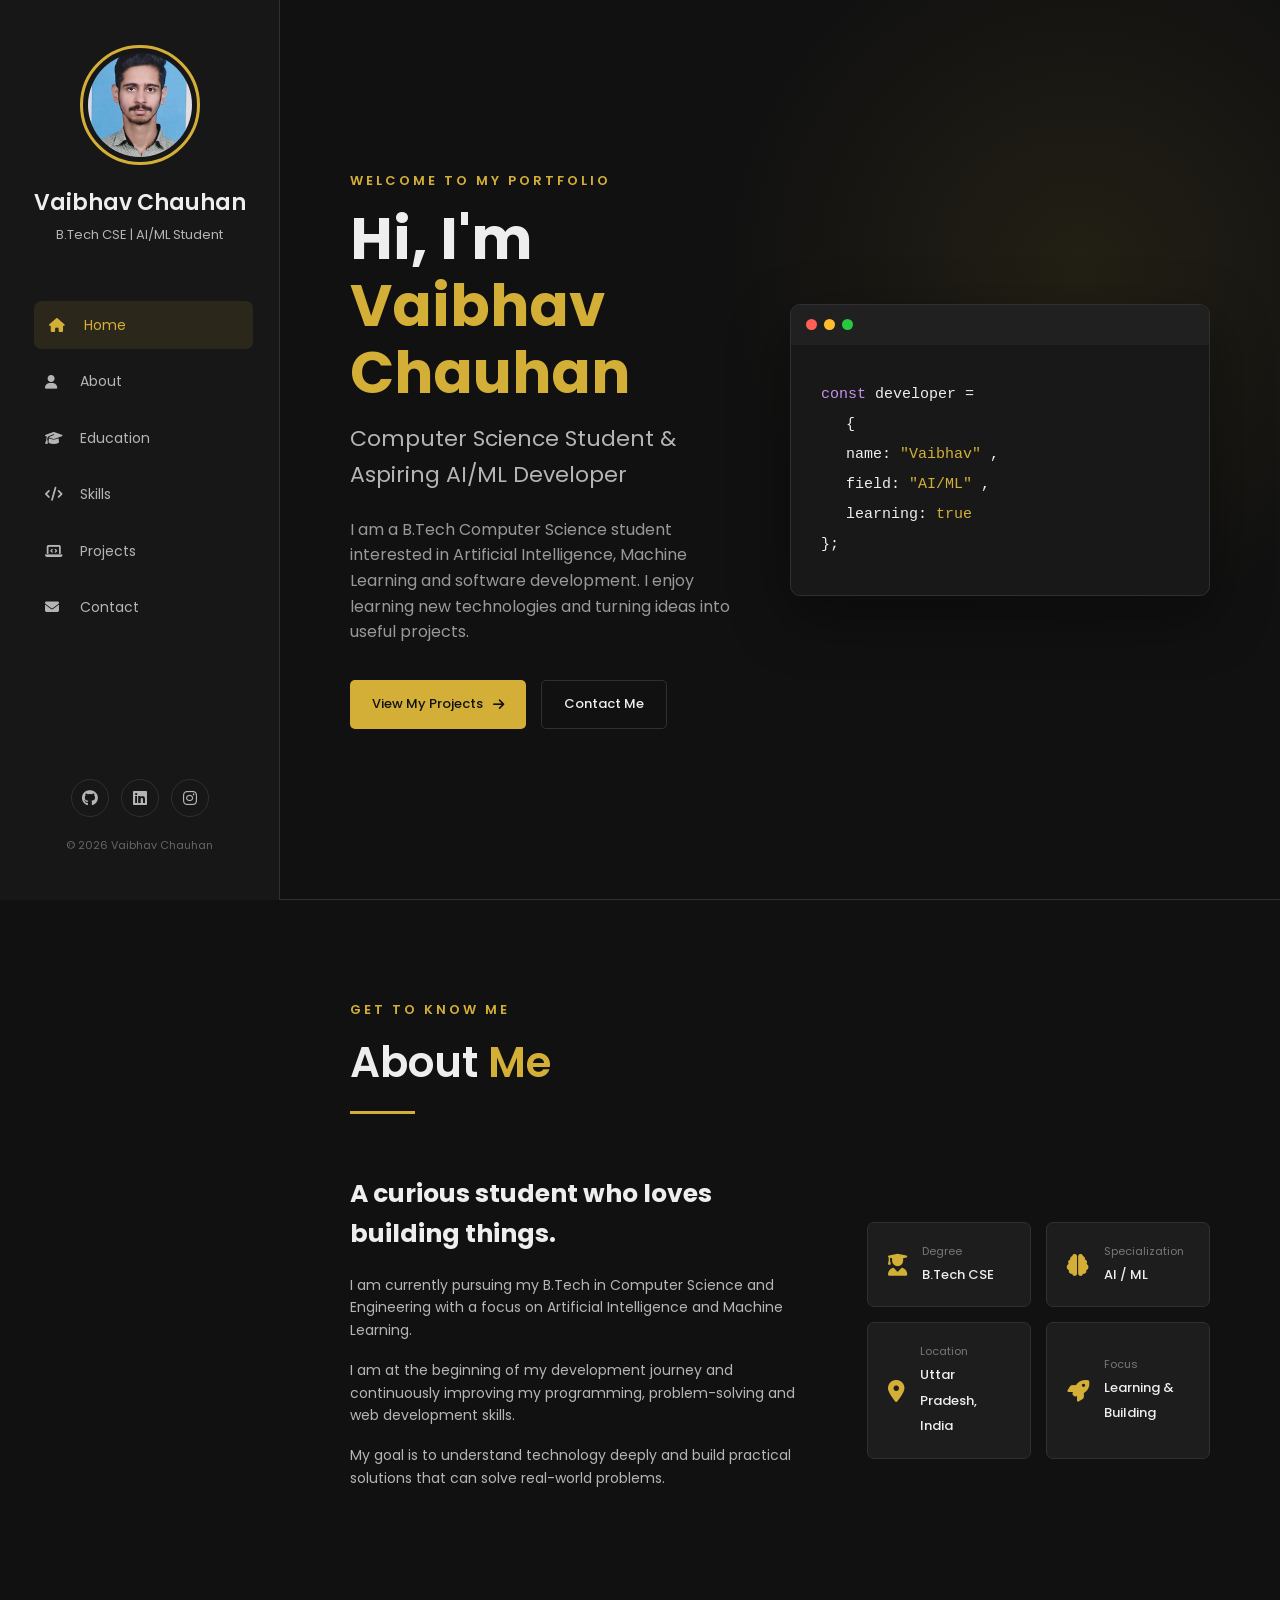
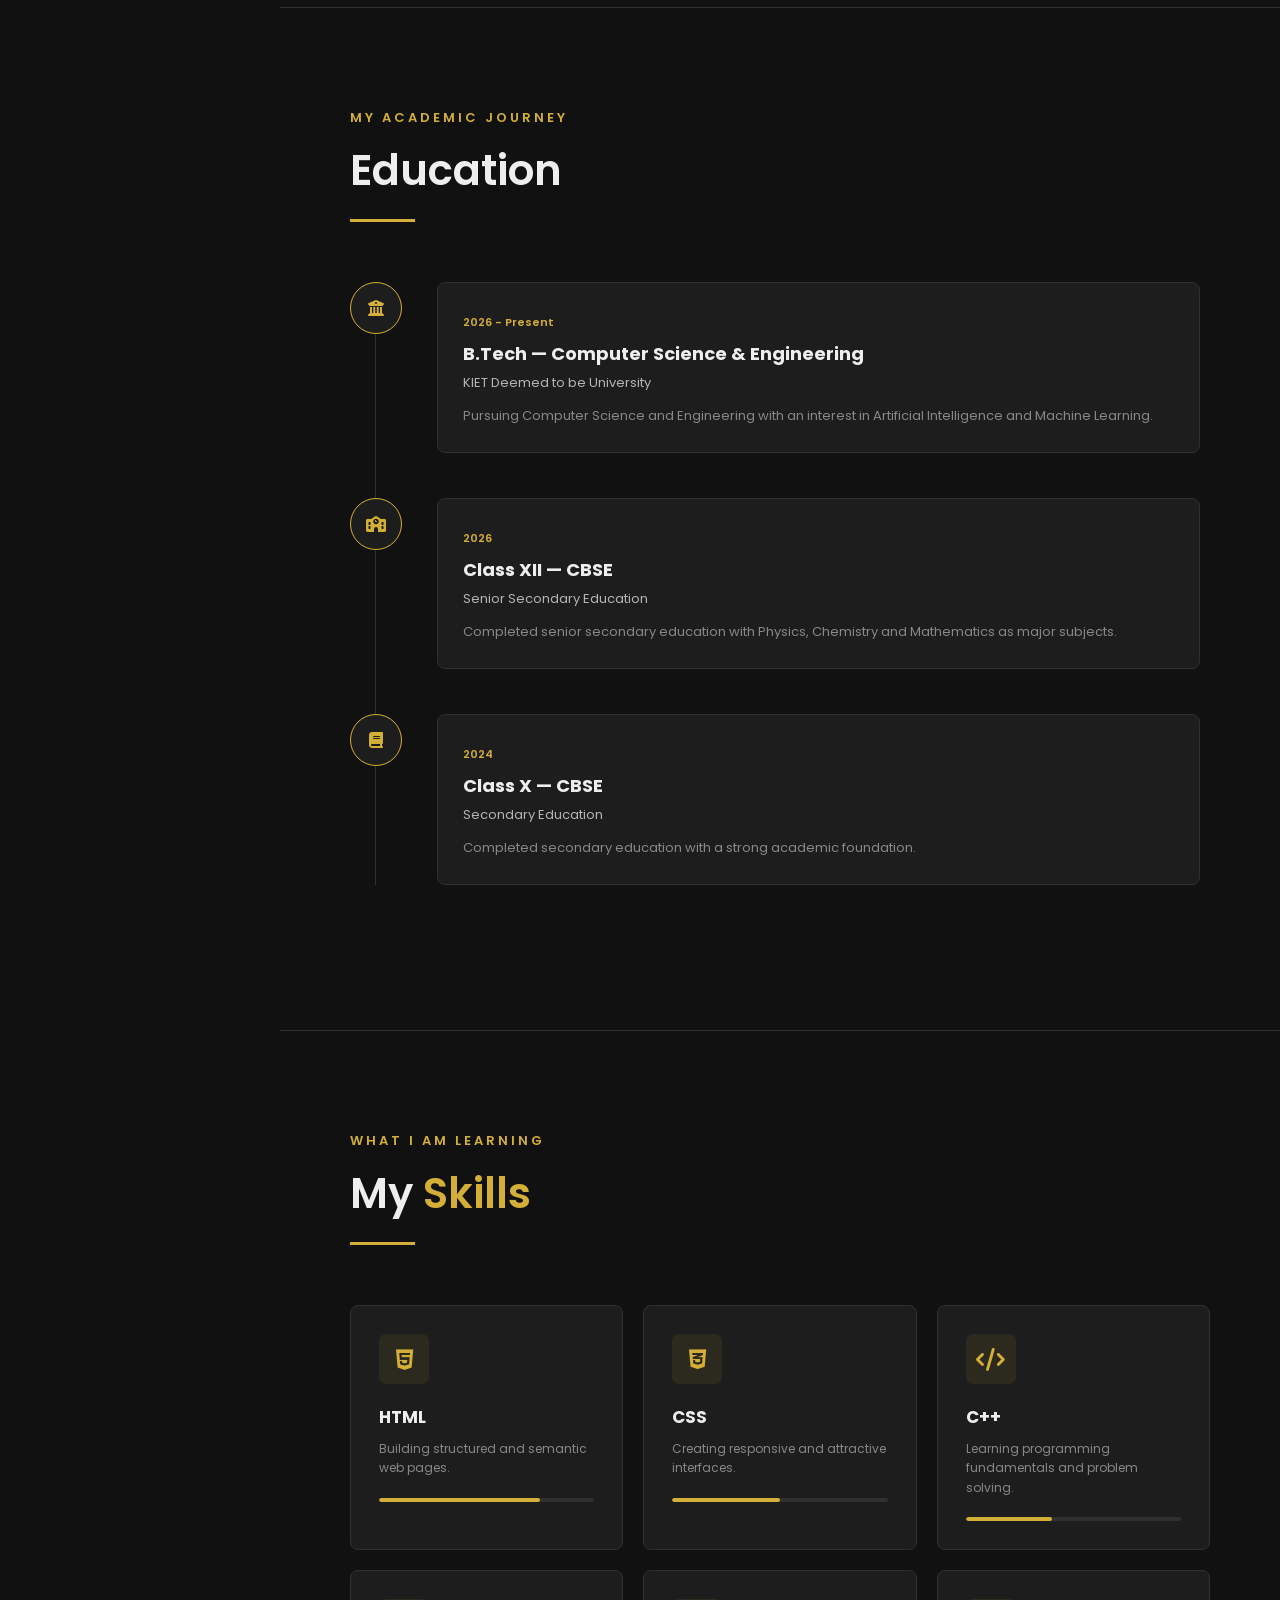
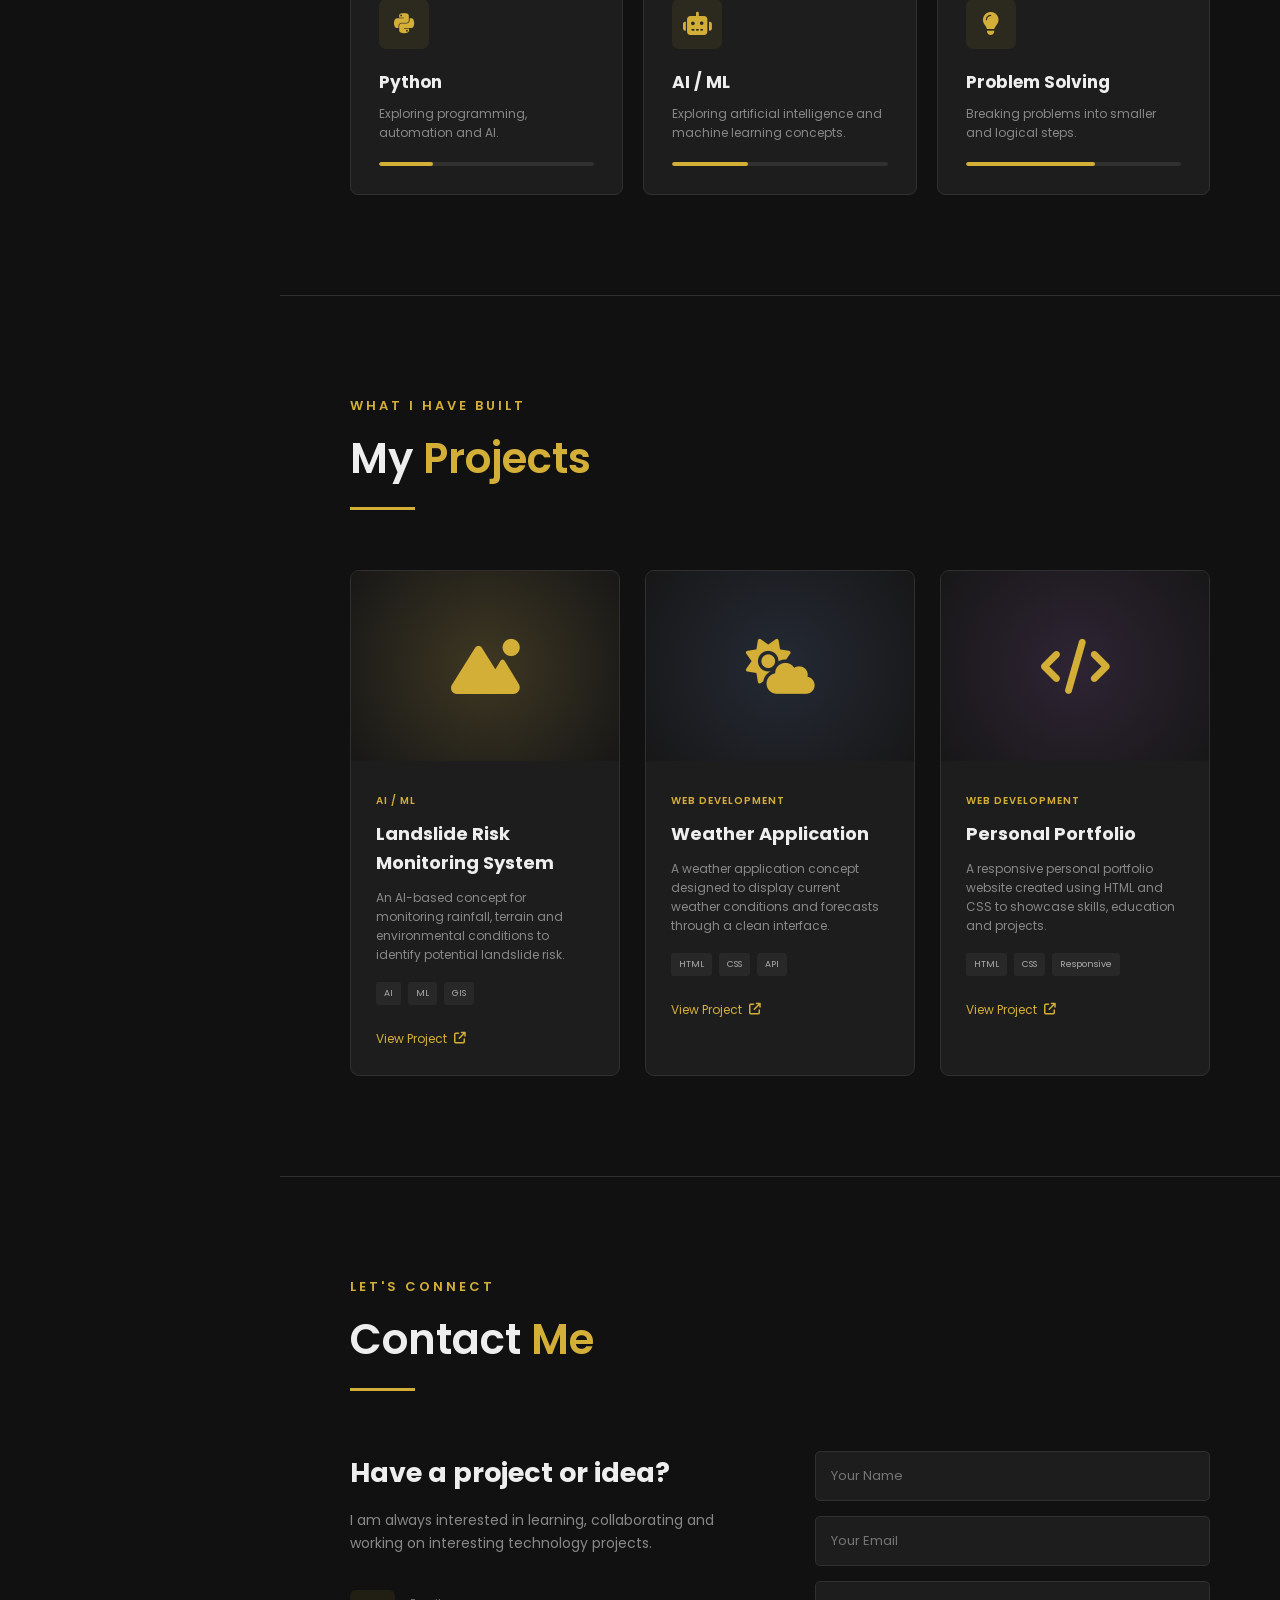
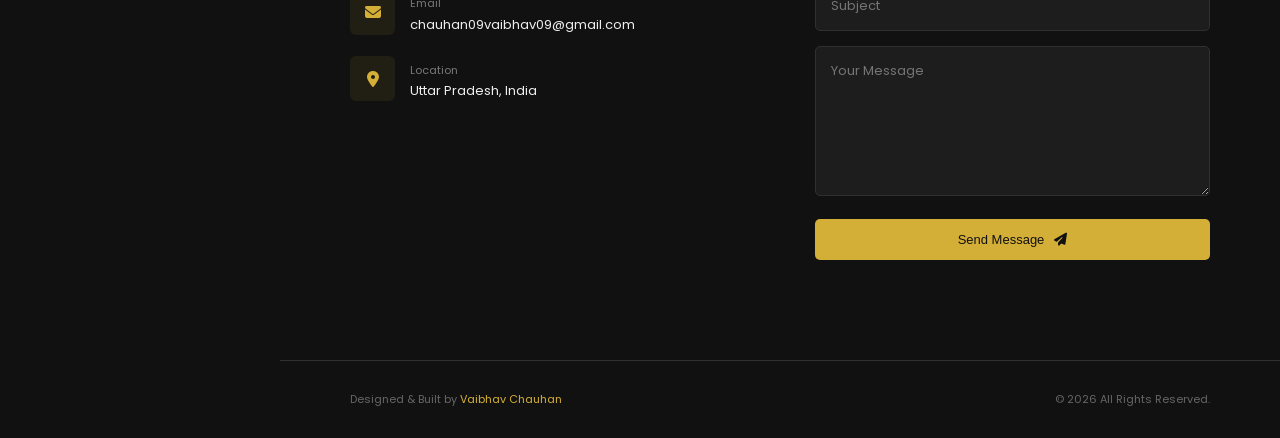
<file: index.html>
<!DOCTYPE html>
<html lang="en">

<head>
    <meta charset="UTF-8">

    
    <meta name="viewport" content="width=device-width, initial-scale=1.0">

    <title>Vaibhav Chauhan | Portfolio</title>

    
    <link rel="preconnect" href="https://fonts.googleapis.com">
    <link rel="preconnect" href="https://fonts.gstatic.com" crossorigin>

    <link
        href="https://fonts.googleapis.com/css2?family=Poppins:wght@300;400;500;600;700&display=swap"
        rel="stylesheet">

    
    <link
        rel="stylesheet"
        href="https://cdnjs.cloudflare.com/ajax/libs/font-awesome/6.5.2/css/all.min.css">

    
    <link rel="stylesheet" href="style.css">
</head>

<body>

    

    <aside class="sidebar">

        <div class="profile">

            <div class="profile-image">
    <img src="profile.jpg" alt="Vaibhav Chauhan">
</div>

            <h1>Vaibhav Chauhan</h1>

            <p class="role">B.Tech CSE | AI/ML Student</p>

        </div>


        

        <nav class="navigation">

            <a href="#home" class="nav-link active">
                <i class="fa-solid fa-house"></i>
                <span>Home</span>
            </a>

            <a href="#about" class="nav-link">
                <i class="fa-solid fa-user"></i>
                <span>About</span>
            </a>

            <a href="#education" class="nav-link">
                <i class="fa-solid fa-graduation-cap"></i>
                <span>Education</span>
            </a>

            <a href="#skills" class="nav-link">
                <i class="fa-solid fa-code"></i>
                <span>Skills</span>
            </a>

            <a href="#projects" class="nav-link">
                <i class="fa-solid fa-laptop-code"></i>
                <span>Projects</span>
            </a>

            <a href="#contact" class="nav-link">
                <i class="fa-solid fa-envelope"></i>
                <span>Contact</span>
            </a>

        </nav>


        

        <div class="social-links">

            <a href="https://github.com/chauhanvaibhav11" aria-label="GitHub">
                <i class="fa-brands fa-github"></i>
            </a>

            <a href="https://www.linkedin.com/in/vaibhav-chauhan-53ba73423?utm_source=share_via&utm_content=profile&utm_medium=member_android" aria-label="LinkedIn">
                <i class="fa-brands fa-linkedin"></i>
            </a>

            <a href="#" aria-label="Instagram">
                <i class="fa-brands fa-instagram"></i>
            </a>

        </div>


        <div class="sidebar-footer">
            <p>© 2026 Vaibhav Chauhan</p>
        </div>

    </aside>


    

    <main class="main-content">


        

        <section id="home" class="hero section">

            <div class="hero-content">

                <p class="small-heading">
                    WELCOME TO MY PORTFOLIO
                </p>

                <h2>
                    Hi, I'm
                    <span>Vaibhav Chauhan</span>
                </h2>

                <h3>
                    Computer Science Student & Aspiring AI/ML Developer
                </h3>

                <p class="hero-description">
                    I am a B.Tech Computer Science student interested in
                    Artificial Intelligence, Machine Learning and
                    software development. I enjoy learning new technologies
                    and turning ideas into useful projects.
                </p>

                <div class="hero-buttons">

                    <a href="#projects" class="btn primary-btn">
                        View My Projects
                        <i class="fa-solid fa-arrow-right"></i>
                    </a>

                    <a href="#contact" class="btn secondary-btn">
                        Contact Me
                    </a>

                </div>

            </div>


            <div class="hero-card">

                <div class="code-window">

                    <div class="window-top">

                        <span class="dot red"></span>
                        <span class="dot yellow"></span>
                        <span class="dot green"></span>

                    </div>

                    <div class="code-content">

                        <p>
                            <span class="code-purple">const</span>
                            developer =
                        </p>

                        <p class="indent">
                            {
                        </p>

                        <p class="indent">
                            name:
                            <span class="code-gold">
                                "Vaibhav"
                            </span>,
                        </p>

                        <p class="indent">
                            field:
                            <span class="code-gold">
                                "AI/ML"
                            </span>,
                        </p>

                        <p class="indent">
                            learning:
                            <span class="code-gold">
                                true
                            </span>
                        </p>

                        <p>
                            };
                        </p>

                    </div>

                </div>

            </div>

        </section>


       

        <section id="about" class="section">

            <div class="section-heading">

                <p>GET TO KNOW ME</p>

                <h2>About <span>Me</span></h2>

                <div class="heading-line"></div>

            </div>


            <div class="about-content">

                <div class="about-text">

                    <h3>
                        A curious student who loves building things.
                    </h3>

                    <p>
                        I am currently pursuing my B.Tech in Computer
                        Science and Engineering with a focus on
                        Artificial Intelligence and Machine Learning.
                    </p>

                    <p>
                        I am at the beginning of my development journey
                        and continuously improving my programming,
                        problem-solving and web development skills.
                    </p>

                    <p>
                        My goal is to understand technology deeply and
                        build practical solutions that can solve
                        real-world problems.
                    </p>

                </div>


                <div class="about-info">

                    <div class="info-box">

                        <i class="fa-solid fa-user-graduate"></i>

                        <div>
                            <span>Degree</span>
                            <strong>B.Tech CSE</strong>
                        </div>

                    </div>


                    <div class="info-box">

                        <i class="fa-solid fa-brain"></i>

                        <div>
                            <span>Specialization</span>
                            <strong>AI / ML</strong>
                        </div>

                    </div>


                    <div class="info-box">

                        <i class="fa-solid fa-location-dot"></i>

                        <div>
                            <span>Location</span>
                            <strong>Uttar Pradesh, India</strong>
                        </div>

                    </div>


                    <div class="info-box">

                        <i class="fa-solid fa-rocket"></i>

                        <div>
                            <span>Focus</span>
                            <strong>Learning & Building</strong>
                        </div>

                    </div>

                </div>

            </div>

        </section>


        <!-- ================= EDUCATION ================= -->

        <section id="education" class="section">

            <div class="section-heading">

                <p>MY ACADEMIC JOURNEY</p>

                <h2>Education</h2>

                <div class="heading-line"></div>

            </div>


            <div class="timeline">


                <!-- Education 1 -->

                <div class="timeline-item">

                    <div class="timeline-icon">
                        <i class="fa-solid fa-building-columns"></i>
                    </div>

                    <div class="timeline-content">

                        <span class="timeline-date">
                            2026 - Present
                        </span>

                        <h3>
                            B.Tech — Computer Science & Engineering
                        </h3>

                        <h4>
                            KIET Deemed to be University
                        </h4>

                        <p>
                            Pursuing Computer Science and Engineering
                            with an interest in Artificial Intelligence
                            and Machine Learning.
                        </p>

                    </div>

                </div>


                <!-- Education 2 -->

                <div class="timeline-item">

                    <div class="timeline-icon">
                        <i class="fa-solid fa-school"></i>
                    </div>

                    <div class="timeline-content">

                        <span class="timeline-date">
                            2026
                        </span>

                        <h3>
                            Class XII — CBSE
                        </h3>

                        <h4>
                            Senior Secondary Education
                        </h4>

                        <p>
                            Completed senior secondary education with
                            Physics, Chemistry and Mathematics as major
                            subjects.
                        </p>

                    </div>

                </div>


                <!-- Education 3 -->

                <div class="timeline-item">

                    <div class="timeline-icon">
                        <i class="fa-solid fa-book"></i>
                    </div>

                    <div class="timeline-content">

                        <span class="timeline-date">
                            2024
                        </span>

                        <h3>
                            Class X — CBSE
                        </h3>

                        <h4>
                            Secondary Education
                        </h4>

                        <p>
                            Completed secondary education with a strong
                            academic foundation.
                        </p>

                    </div>

                </div>

            </div>

        </section>


        <!-- ================= SKILLS ================= -->

        <section id="skills" class="section">

            <div class="section-heading">

                <p>WHAT I AM LEARNING</p>

                <h2>My <span>Skills</span></h2>

                <div class="heading-line"></div>

            </div>


            <div class="skills-grid">


                <div class="skill-card">

                    <div class="skill-icon">
                        <i class="fa-brands fa-html5"></i>
                    </div>

                    <h3>HTML</h3>

                    <p>
                        Building structured and semantic web pages.
                    </p>

                    <div class="skill-bar">
                        <span style="width: 75%;"></span>
                    </div>

                </div>


                <div class="skill-card">

                    <div class="skill-icon">
                        <i class="fa-brands fa-css3-alt"></i>
                    </div>

                    <h3>CSS</h3>

                    <p>
                        Creating responsive and attractive interfaces.
                    </p>

                    <div class="skill-bar">
                        <span style="width: 50%;"></span>
                    </div>

                </div>


                <div class="skill-card">

                    <div class="skill-icon">
                        <i class="fa-solid fa-code"></i>
                    </div>

                    <h3>C++</h3>

                    <p>
                        Learning programming fundamentals and problem
                        solving.
                    </p>

                    <div class="skill-bar">
                        <span style="width: 40%;"></span>
                    </div>

                </div>


                <div class="skill-card">

                    <div class="skill-icon">
                        <i class="fa-brands fa-python"></i>
                    </div>

                    <h3>Python</h3>

                    <p>
                        Exploring programming, automation and AI.
                    </p>

                    <div class="skill-bar">
                        <span style="width: 25%;"></span>
                    </div>

                </div>


                <div class="skill-card">

                    <div class="skill-icon">
                        <i class="fa-solid fa-robot"></i>
                    </div>

                    <h3>AI / ML</h3>

                    <p>
                        Exploring artificial intelligence and machine
                        learning concepts.
                    </p>

                    <div class="skill-bar">
                        <span style="width: 35%;"></span>
                    </div>

                </div>


                <div class="skill-card">

                    <div class="skill-icon">
                        <i class="fa-solid fa-lightbulb"></i>
                    </div>

                    <h3>Problem Solving</h3>

                    <p>
                        Breaking problems into smaller and logical steps.
                    </p>

                    <div class="skill-bar">
                        <span style="width: 60%;"></span>
                    </div>

                </div>

            </div>

        </section>


        <!-- ================= PROJECTS ================= -->

        <section id="projects" class="section">

            <div class="section-heading">

                <p>WHAT I HAVE BUILT</p>

                <h2>My <span>Projects</span></h2>

                <div class="heading-line"></div>

            </div>


            <div class="projects-grid">


                <!-- Project 1 -->

                <article class="project-card">

                    <div class="project-image project-one">

                        <i class="fa-solid fa-mountain-sun"></i>

                    </div>

                    <div class="project-content">

                        <span class="project-category">
                            AI / ML
                        </span>

                        <h3>
                            Landslide Risk Monitoring System
                        </h3>

                        <p>
                            An AI-based concept for monitoring rainfall,
                            terrain and environmental conditions to
                            identify potential landslide risk.
                        </p>

                        <div class="project-tech">

                            <span>AI</span>
                            <span>ML</span>
                            <span>GIS</span>

                        </div>

                        <a href="#" class="project-link">
                            View Project
                            <i class="fa-solid fa-arrow-up-right-from-square"></i>
                        </a>

                    </div>

                </article>


                <!-- Project 2 -->

                <article class="project-card">

                    <div class="project-image project-two">

                        <i class="fa-solid fa-cloud-sun"></i>

                    </div>

                    <div class="project-content">

                        <span class="project-category">
                            Web Development
                        </span>

                        <h3>
                            Weather Application
                        </h3>

                        <p>
                            A weather application concept designed to
                            display current weather conditions and
                            forecasts through a clean interface.
                        </p>

                        <div class="project-tech">

                            <span>HTML</span>
                            <span>CSS</span>
                            <span>API</span>

                        </div>

                        <a href="#" class="project-link">
                            View Project
                            <i class="fa-solid fa-arrow-up-right-from-square"></i>
                        </a>

                    </div>

                </article>


                <!-- Project 3 -->

                <article class="project-card">

                    <div class="project-image project-three">

                        <i class="fa-solid fa-code"></i>

                    </div>

                    <div class="project-content">

                        <span class="project-category">
                            Web Development
                        </span>

                        <h3>
                            Personal Portfolio
                        </h3>

                        <p>
                            A responsive personal portfolio website
                            created using HTML and CSS to showcase
                            skills, education and projects.
                        </p>

                        <div class="project-tech">

                            <span>HTML</span>
                            <span>CSS</span>
                            <span>Responsive</span>

                        </div>

                        <a href="#" class="project-link">
                            View Project
                            <i class="fa-solid fa-arrow-up-right-from-square"></i>
                        </a>

                    </div>

                </article>

            </div>

        </section>


        <!-- ================= CONTACT ================= -->

        <section id="contact" class="section">

            <div class="section-heading">

                <p>LET'S CONNECT</p>

                <h2>Contact <span>Me</span></h2>

                <div class="heading-line"></div>

            </div>


            <div class="contact-container">


                <div class="contact-text">

                    <h3>
                        Have a project or idea?
                    </h3>

                    <p>
                        I am always interested in learning, collaborating
                        and working on interesting technology projects.
                    </p>


                    <div class="contact-details">

                        <div class="contact-item">

                            <div class="contact-icon">
                                <i class="fa-solid fa-envelope"></i>
                            </div>

                            <div>
                                <span>Email</span>
                                <p>chauhan09vaibhav09@gmail.com</p>
                            </div>

                        </div>


                        <div class="contact-item">

                            <div class="contact-icon">
                                <i class="fa-solid fa-location-dot"></i>
                            </div>

                            <div>
                                <span>Location</span>
                                <p>Uttar Pradesh, India</p>
                            </div>

                        </div>

                    </div>

                </div>


                <form class="contact-form">

                    <div class="input-group">

                        <input
                            type="text"
                            placeholder="Your Name"
                            required
                        >

                    </div>


                    <div class="input-group">

                        <input
                            type="email"
                            placeholder="Your Email"
                            required
                        >

                    </div>


                    <div class="input-group">

                        <input
                            type="text"
                            placeholder="Subject"
                            required
                        >

                    </div>


                    <div class="input-group">

                        <textarea
                            rows="6"
                            placeholder="Your Message"
                            required
                        ></textarea>

                    </div>


                    <button type="submit" class="btn primary-btn">

                        Send Message

                        <i class="fa-solid fa-paper-plane"></i>

                    </button>

                </form>

            </div>

        </section>


        <!-- ================= FOOTER ================= -->

        <footer>

            <p>
                Designed & Built by
                <span>Vaibhav Chauhan</span>
            </p>

            <p>
                © 2026 All Rights Reserved.
            </p>

        </footer>

    </main>


</body>

</html>
</file>
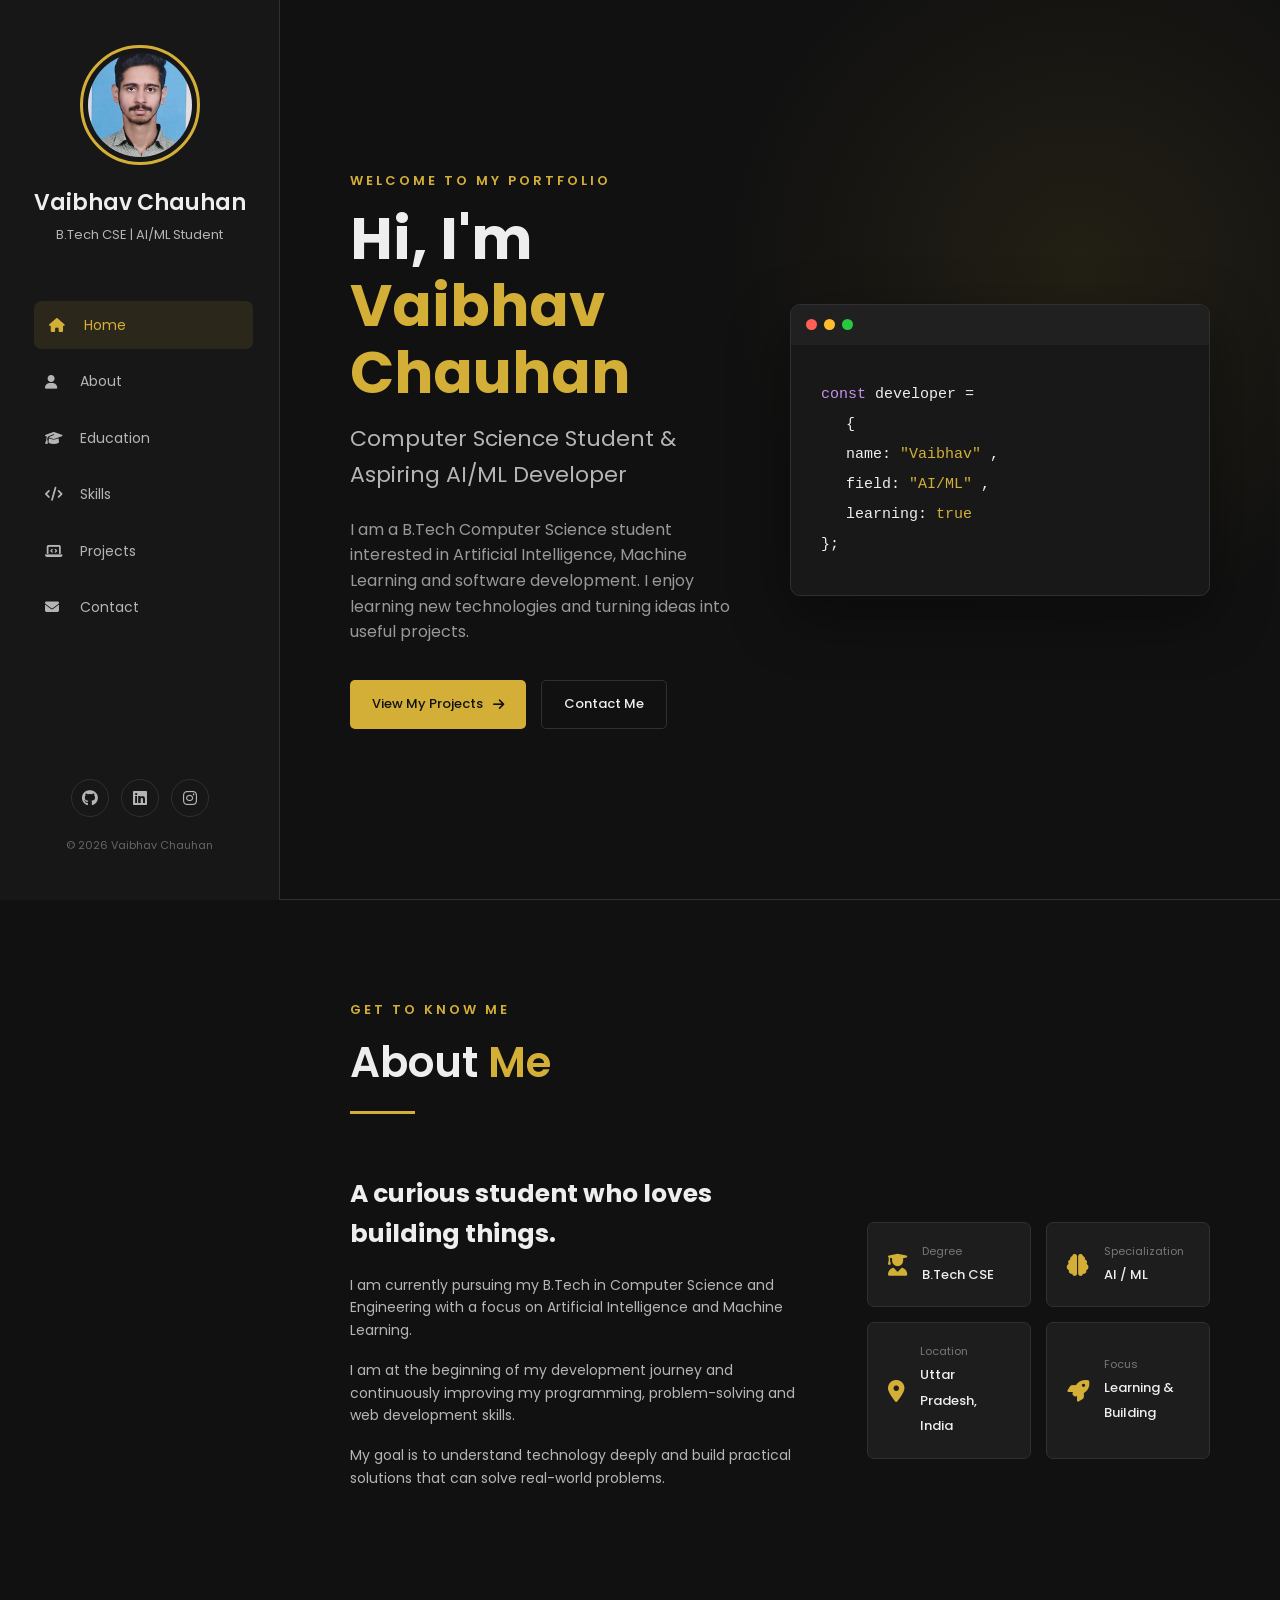
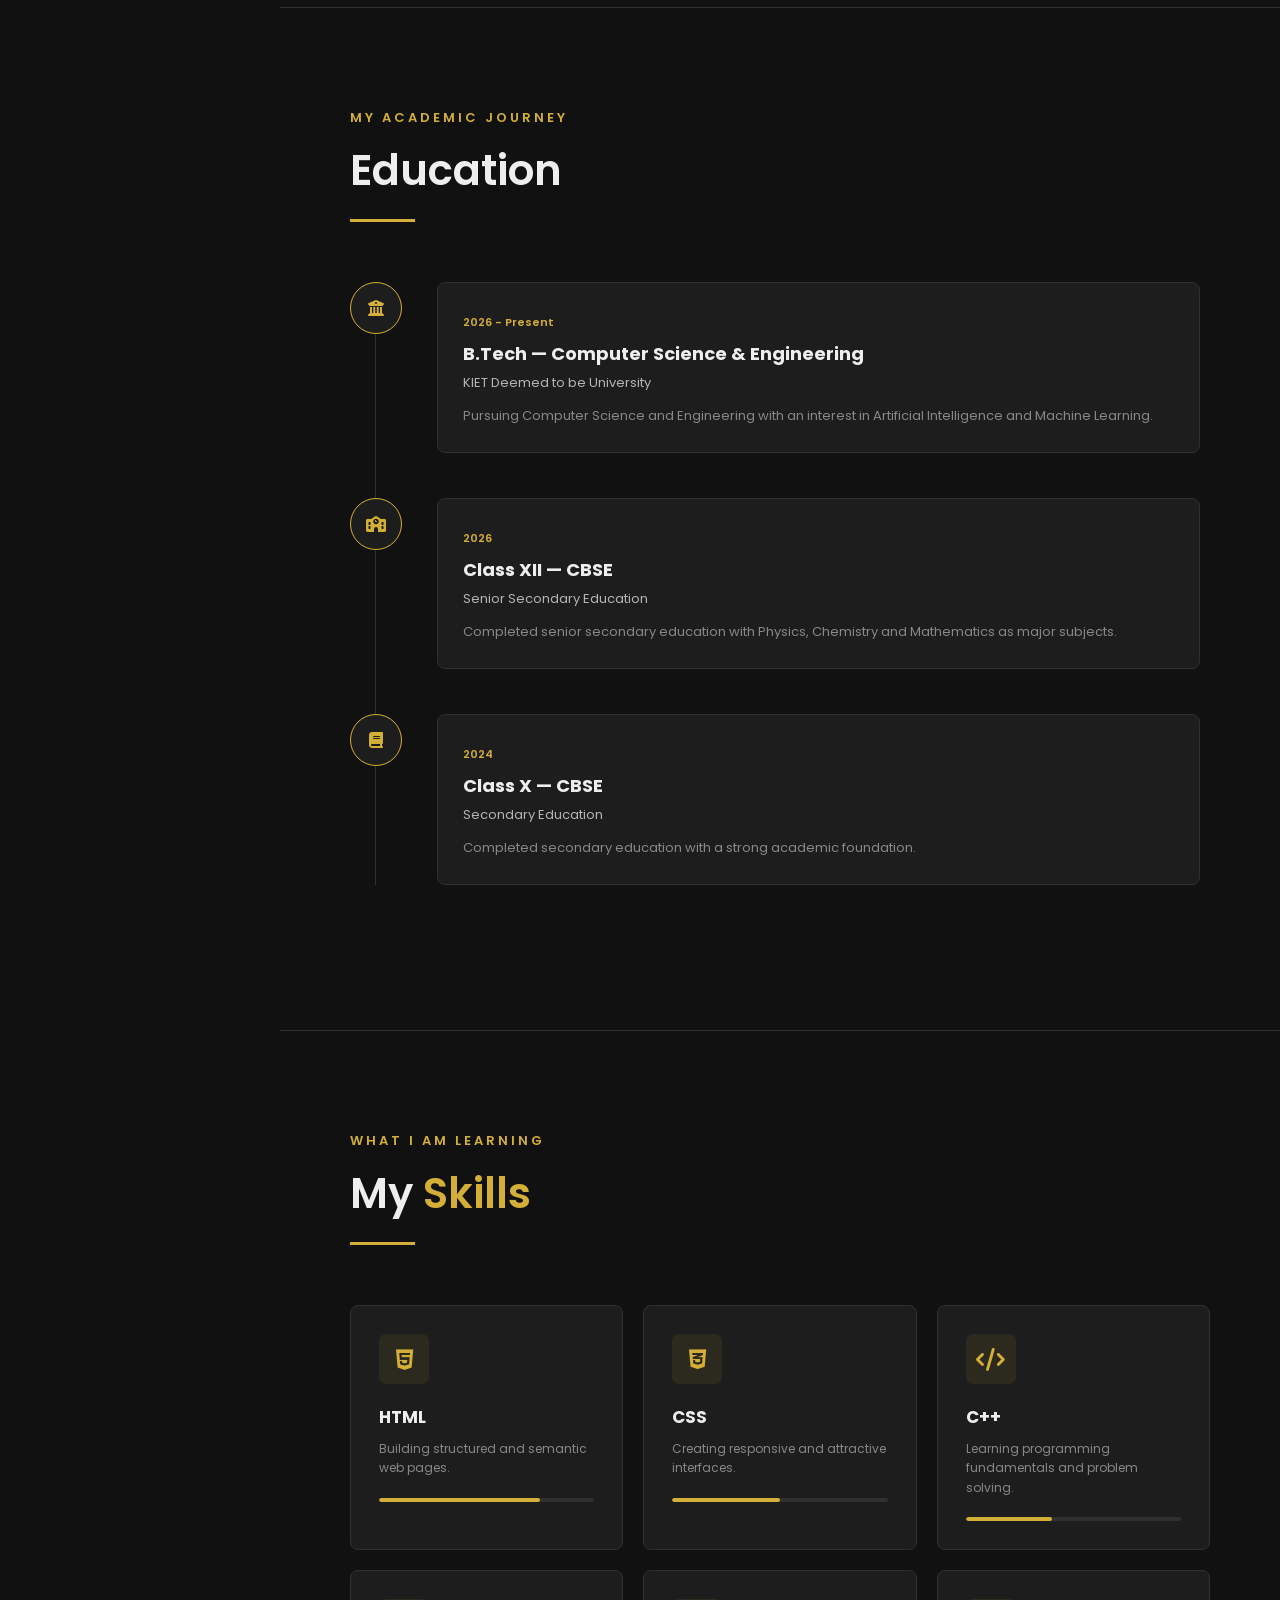
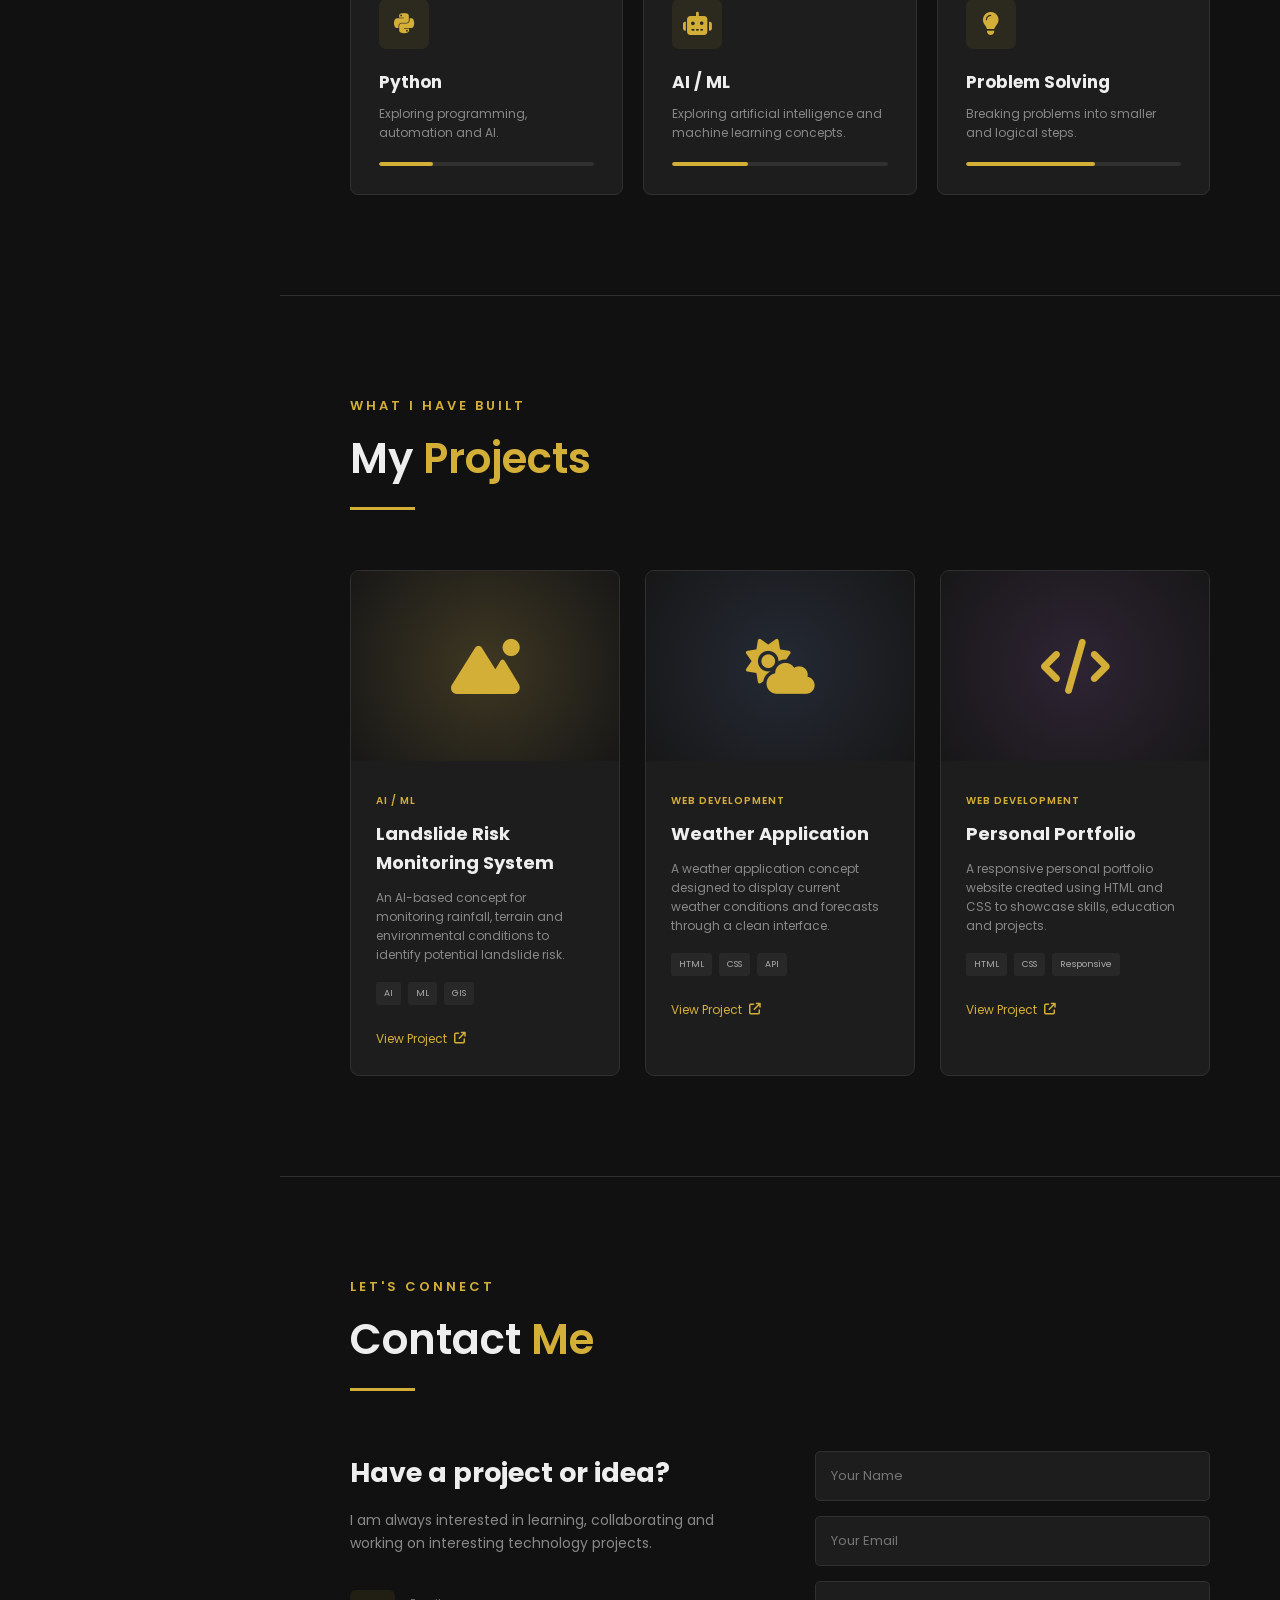
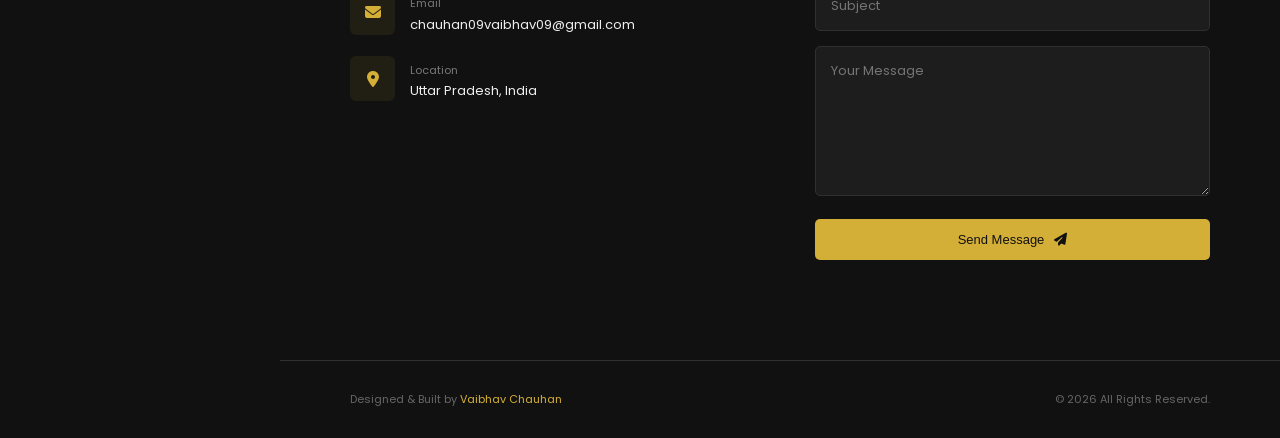
<file: PORTFOLIO/index.html>
<!DOCTYPE html>
<html lang="en">

<head>
    <meta charset="UTF-8">

    
    <meta name="viewport" content="width=device-width, initial-scale=1.0">

    <title>Vaibhav Chauhan | Portfolio</title>

    
    <link rel="preconnect" href="https://fonts.googleapis.com">
    <link rel="preconnect" href="https://fonts.gstatic.com" crossorigin>

    <link
        href="https://fonts.googleapis.com/css2?family=Poppins:wght@300;400;500;600;700&display=swap"
        rel="stylesheet">

    
    <link
        rel="stylesheet"
        href="https://cdnjs.cloudflare.com/ajax/libs/font-awesome/6.5.2/css/all.min.css">

    
    <link rel="stylesheet" href="style.css">
</head>

<body>

    

    <aside class="sidebar">

        <div class="profile">

            <div class="profile-image">
    <img src="assets/profile.jpg" alt="Vaibhav Chauhan">
</div>

            <h1>Vaibhav Chauhan</h1>

            <p class="role">B.Tech CSE | AI/ML Student</p>

        </div>


        

        <nav class="navigation">

            <a href="#home" class="nav-link active">
                <i class="fa-solid fa-house"></i>
                <span>Home</span>
            </a>

            <a href="#about" class="nav-link">
                <i class="fa-solid fa-user"></i>
                <span>About</span>
            </a>

            <a href="#education" class="nav-link">
                <i class="fa-solid fa-graduation-cap"></i>
                <span>Education</span>
            </a>

            <a href="#skills" class="nav-link">
                <i class="fa-solid fa-code"></i>
                <span>Skills</span>
            </a>

            <a href="#projects" class="nav-link">
                <i class="fa-solid fa-laptop-code"></i>
                <span>Projects</span>
            </a>

            <a href="#contact" class="nav-link">
                <i class="fa-solid fa-envelope"></i>
                <span>Contact</span>
            </a>

        </nav>


        

        <div class="social-links">

            <a href="https://github.com/chauhanvaibhav11" aria-label="GitHub">
                <i class="fa-brands fa-github"></i>
            </a>

            <a href="https://www.linkedin.com/in/vaibhav-chauhan-53ba73423?utm_source=share_via&utm_content=profile&utm_medium=member_android" aria-label="LinkedIn">
                <i class="fa-brands fa-linkedin"></i>
            </a>

            <a href="#" aria-label="Instagram">
                <i class="fa-brands fa-instagram"></i>
            </a>

        </div>


        <div class="sidebar-footer">
            <p>© 2026 Vaibhav Chauhan</p>
        </div>

    </aside>


    

    <main class="main-content">


        

        <section id="home" class="hero section">

            <div class="hero-content">

                <p class="small-heading">
                    WELCOME TO MY PORTFOLIO
                </p>

                <h2>
                    Hi, I'm
                    <span>Vaibhav Chauhan</span>
                </h2>

                <h3>
                    Computer Science Student & Aspiring AI/ML Developer
                </h3>

                <p class="hero-description">
                    I am a B.Tech Computer Science student interested in
                    Artificial Intelligence, Machine Learning and
                    software development. I enjoy learning new technologies
                    and turning ideas into useful projects.
                </p>

                <div class="hero-buttons">

                    <a href="#projects" class="btn primary-btn">
                        View My Projects
                        <i class="fa-solid fa-arrow-right"></i>
                    </a>

                    <a href="#contact" class="btn secondary-btn">
                        Contact Me
                    </a>

                </div>

            </div>


            <div class="hero-card">

                <div class="code-window">

                    <div class="window-top">

                        <span class="dot red"></span>
                        <span class="dot yellow"></span>
                        <span class="dot green"></span>

                    </div>

                    <div class="code-content">

                        <p>
                            <span class="code-purple">const</span>
                            developer =
                        </p>

                        <p class="indent">
                            {
                        </p>

                        <p class="indent">
                            name:
                            <span class="code-gold">
                                "Vaibhav"
                            </span>,
                        </p>

                        <p class="indent">
                            field:
                            <span class="code-gold">
                                "AI/ML"
                            </span>,
                        </p>

                        <p class="indent">
                            learning:
                            <span class="code-gold">
                                true
                            </span>
                        </p>

                        <p>
                            };
                        </p>

                    </div>

                </div>

            </div>

        </section>


       

        <section id="about" class="section">

            <div class="section-heading">

                <p>GET TO KNOW ME</p>

                <h2>About <span>Me</span></h2>

                <div class="heading-line"></div>

            </div>


            <div class="about-content">

                <div class="about-text">

                    <h3>
                        A curious student who loves building things.
                    </h3>

                    <p>
                        I am currently pursuing my B.Tech in Computer
                        Science and Engineering with a focus on
                        Artificial Intelligence and Machine Learning.
                    </p>

                    <p>
                        I am at the beginning of my development journey
                        and continuously improving my programming,
                        problem-solving and web development skills.
                    </p>

                    <p>
                        My goal is to understand technology deeply and
                        build practical solutions that can solve
                        real-world problems.
                    </p>

                </div>


                <div class="about-info">

                    <div class="info-box">

                        <i class="fa-solid fa-user-graduate"></i>

                        <div>
                            <span>Degree</span>
                            <strong>B.Tech CSE</strong>
                        </div>

                    </div>


                    <div class="info-box">

                        <i class="fa-solid fa-brain"></i>

                        <div>
                            <span>Specialization</span>
                            <strong>AI / ML</strong>
                        </div>

                    </div>


                    <div class="info-box">

                        <i class="fa-solid fa-location-dot"></i>

                        <div>
                            <span>Location</span>
                            <strong>Uttar Pradesh, India</strong>
                        </div>

                    </div>


                    <div class="info-box">

                        <i class="fa-solid fa-rocket"></i>

                        <div>
                            <span>Focus</span>
                            <strong>Learning & Building</strong>
                        </div>

                    </div>

                </div>

            </div>

        </section>


        <!-- ================= EDUCATION ================= -->

        <section id="education" class="section">

            <div class="section-heading">

                <p>MY ACADEMIC JOURNEY</p>

                <h2>Education</h2>

                <div class="heading-line"></div>

            </div>


            <div class="timeline">


                <!-- Education 1 -->

                <div class="timeline-item">

                    <div class="timeline-icon">
                        <i class="fa-solid fa-building-columns"></i>
                    </div>

                    <div class="timeline-content">

                        <span class="timeline-date">
                            2026 - Present
                        </span>

                        <h3>
                            B.Tech — Computer Science & Engineering
                        </h3>

                        <h4>
                            KIET Deemed to be University
                        </h4>

                        <p>
                            Pursuing Computer Science and Engineering
                            with an interest in Artificial Intelligence
                            and Machine Learning.
                        </p>

                    </div>

                </div>


                <!-- Education 2 -->

                <div class="timeline-item">

                    <div class="timeline-icon">
                        <i class="fa-solid fa-school"></i>
                    </div>

                    <div class="timeline-content">

                        <span class="timeline-date">
                            2026
                        </span>

                        <h3>
                            Class XII — CBSE
                        </h3>

                        <h4>
                            Senior Secondary Education
                        </h4>

                        <p>
                            Completed senior secondary education with
                            Physics, Chemistry and Mathematics as major
                            subjects.
                        </p>

                    </div>

                </div>


                <!-- Education 3 -->

                <div class="timeline-item">

                    <div class="timeline-icon">
                        <i class="fa-solid fa-book"></i>
                    </div>

                    <div class="timeline-content">

                        <span class="timeline-date">
                            2024
                        </span>

                        <h3>
                            Class X — CBSE
                        </h3>

                        <h4>
                            Secondary Education
                        </h4>

                        <p>
                            Completed secondary education with a strong
                            academic foundation.
                        </p>

                    </div>

                </div>

            </div>

        </section>


        <!-- ================= SKILLS ================= -->

        <section id="skills" class="section">

            <div class="section-heading">

                <p>WHAT I AM LEARNING</p>

                <h2>My <span>Skills</span></h2>

                <div class="heading-line"></div>

            </div>


            <div class="skills-grid">


                <div class="skill-card">

                    <div class="skill-icon">
                        <i class="fa-brands fa-html5"></i>
                    </div>

                    <h3>HTML</h3>

                    <p>
                        Building structured and semantic web pages.
                    </p>

                    <div class="skill-bar">
                        <span style="width: 75%;"></span>
                    </div>

                </div>


                <div class="skill-card">

                    <div class="skill-icon">
                        <i class="fa-brands fa-css3-alt"></i>
                    </div>

                    <h3>CSS</h3>

                    <p>
                        Creating responsive and attractive interfaces.
                    </p>

                    <div class="skill-bar">
                        <span style="width: 50%;"></span>
                    </div>

                </div>


                <div class="skill-card">

                    <div class="skill-icon">
                        <i class="fa-solid fa-code"></i>
                    </div>

                    <h3>C++</h3>

                    <p>
                        Learning programming fundamentals and problem
                        solving.
                    </p>

                    <div class="skill-bar">
                        <span style="width: 40%;"></span>
                    </div>

                </div>


                <div class="skill-card">

                    <div class="skill-icon">
                        <i class="fa-brands fa-python"></i>
                    </div>

                    <h3>Python</h3>

                    <p>
                        Exploring programming, automation and AI.
                    </p>

                    <div class="skill-bar">
                        <span style="width: 25%;"></span>
                    </div>

                </div>


                <div class="skill-card">

                    <div class="skill-icon">
                        <i class="fa-solid fa-robot"></i>
                    </div>

                    <h3>AI / ML</h3>

                    <p>
                        Exploring artificial intelligence and machine
                        learning concepts.
                    </p>

                    <div class="skill-bar">
                        <span style="width: 35%;"></span>
                    </div>

                </div>


                <div class="skill-card">

                    <div class="skill-icon">
                        <i class="fa-solid fa-lightbulb"></i>
                    </div>

                    <h3>Problem Solving</h3>

                    <p>
                        Breaking problems into smaller and logical steps.
                    </p>

                    <div class="skill-bar">
                        <span style="width: 60%;"></span>
                    </div>

                </div>

            </div>

        </section>


        <!-- ================= PROJECTS ================= -->

        <section id="projects" class="section">

            <div class="section-heading">

                <p>WHAT I HAVE BUILT</p>

                <h2>My <span>Projects</span></h2>

                <div class="heading-line"></div>

            </div>


            <div class="projects-grid">


                <!-- Project 1 -->

                <article class="project-card">

                    <div class="project-image project-one">

                        <i class="fa-solid fa-mountain-sun"></i>

                    </div>

                    <div class="project-content">

                        <span class="project-category">
                            AI / ML
                        </span>

                        <h3>
                            Landslide Risk Monitoring System
                        </h3>

                        <p>
                            An AI-based concept for monitoring rainfall,
                            terrain and environmental conditions to
                            identify potential landslide risk.
                        </p>

                        <div class="project-tech">

                            <span>AI</span>
                            <span>ML</span>
                            <span>GIS</span>

                        </div>

                        <a href="#" class="project-link">
                            View Project
                            <i class="fa-solid fa-arrow-up-right-from-square"></i>
                        </a>

                    </div>

                </article>


                <!-- Project 2 -->

                <article class="project-card">

                    <div class="project-image project-two">

                        <i class="fa-solid fa-cloud-sun"></i>

                    </div>

                    <div class="project-content">

                        <span class="project-category">
                            Web Development
                        </span>

                        <h3>
                            Weather Application
                        </h3>

                        <p>
                            A weather application concept designed to
                            display current weather conditions and
                            forecasts through a clean interface.
                        </p>

                        <div class="project-tech">

                            <span>HTML</span>
                            <span>CSS</span>
                            <span>API</span>

                        </div>

                        <a href="#" class="project-link">
                            View Project
                            <i class="fa-solid fa-arrow-up-right-from-square"></i>
                        </a>

                    </div>

                </article>


                <!-- Project 3 -->

                <article class="project-card">

                    <div class="project-image project-three">

                        <i class="fa-solid fa-code"></i>

                    </div>

                    <div class="project-content">

                        <span class="project-category">
                            Web Development
                        </span>

                        <h3>
                            Personal Portfolio
                        </h3>

                        <p>
                            A responsive personal portfolio website
                            created using HTML and CSS to showcase
                            skills, education and projects.
                        </p>

                        <div class="project-tech">

                            <span>HTML</span>
                            <span>CSS</span>
                            <span>Responsive</span>

                        </div>

                        <a href="#" class="project-link">
                            View Project
                            <i class="fa-solid fa-arrow-up-right-from-square"></i>
                        </a>

                    </div>

                </article>

            </div>

        </section>


        <!-- ================= CONTACT ================= -->

        <section id="contact" class="section">

            <div class="section-heading">

                <p>LET'S CONNECT</p>

                <h2>Contact <span>Me</span></h2>

                <div class="heading-line"></div>

            </div>


            <div class="contact-container">


                <div class="contact-text">

                    <h3>
                        Have a project or idea?
                    </h3>

                    <p>
                        I am always interested in learning, collaborating
                        and working on interesting technology projects.
                    </p>


                    <div class="contact-details">

                        <div class="contact-item">

                            <div class="contact-icon">
                                <i class="fa-solid fa-envelope"></i>
                            </div>

                            <div>
                                <span>Email</span>
                                <p>chauhan09vaibhav09@gmail.com</p>
                            </div>

                        </div>


                        <div class="contact-item">

                            <div class="contact-icon">
                                <i class="fa-solid fa-location-dot"></i>
                            </div>

                            <div>
                                <span>Location</span>
                                <p>Uttar Pradesh, India</p>
                            </div>

                        </div>

                    </div>

                </div>


                <form class="contact-form">

                    <div class="input-group">

                        <input
                            type="text"
                            placeholder="Your Name"
                            required
                        >

                    </div>


                    <div class="input-group">

                        <input
                            type="email"
                            placeholder="Your Email"
                            required
                        >

                    </div>


                    <div class="input-group">

                        <input
                            type="text"
                            placeholder="Subject"
                            required
                        >

                    </div>


                    <div class="input-group">

                        <textarea
                            rows="6"
                            placeholder="Your Message"
                            required
                        ></textarea>

                    </div>


                    <button type="submit" class="btn primary-btn">

                        Send Message

                        <i class="fa-solid fa-paper-plane"></i>

                    </button>

                </form>

            </div>

        </section>


        <!-- ================= FOOTER ================= -->

        <footer>

            <p>
                Designed & Built by
                <span>Vaibhav Chauhan</span>
            </p>

            <p>
                © 2026 All Rights Reserved.
            </p>

        </footer>

    </main>


</body>

</html>
</file>
<file: style.css>
/* =====================================================
   RESET
===================================================== */

* {
    margin: 0;
    padding: 0;
    box-sizing: border-box;
}


html {
    scroll-behavior: smooth;
}


body {
    font-family: "Poppins", sans-serif;
    background: #111111;
    color: #eeeeee;
    line-height: 1.6;
}


/* =====================================================
   COLOR VARIABLES
===================================================== */

:root {

    --background: #111111;

    --sidebar: #171717;

    --card: #1d1d1d;

    --card-light: #242424;

    --gold: #d4af37;

    --gold-light: #e8ca63;

    --text: #eeeeee;

    --text-light: #b5b5b5;

    --border: #303030;

}


/* =====================================================
   GENERAL
===================================================== */

a {
    text-decoration: none;
    color: inherit;
}


ul {
    list-style: none;
}


.section {
    padding: 100px 7%;
    border-bottom: 1px solid var(--border);
}


.section-heading {
    margin-bottom: 60px;
}


.section-heading p {
    color: var(--gold);
    font-size: 13px;
    font-weight: 600;
    letter-spacing: 3px;
    margin-bottom: 8px;
}


.section-heading h2 {
    font-size: 42px;
    font-weight: 600;
}


.section-heading h2 span {
    color: var(--gold);
}


.heading-line {
    width: 65px;
    height: 3px;
    background: var(--gold);
    margin-top: 15px;
}


/* =====================================================
   SIDEBAR
===================================================== */

.sidebar {
    position: fixed;

    left: 0;
    top: 0;

    width: 280px;
    height: 100vh;

    background: var(--sidebar);

    border-right: 1px solid var(--border);

    display: flex;
    flex-direction: column;

    padding: 45px 30px;

    z-index: 1000;
}


/* Profile */

.profile {
    text-align: center;
}


.profile-image {
    width: 120px;
    height: 120px;

    margin: 0 auto 20px;

    border-radius: 50%;

    border: 3px solid var(--gold);

    padding: 5px;
}


.profile-image img {
    width: 100%;
    height: 100%;

    object-fit: cover;

    border-radius: 50%;

    display: block;
}


.profile h1 {
    font-size: 22px;
    font-weight: 600;
}


.role {
    color: var(--text-light);
    font-size: 13px;
    margin-top: 5px;
}


/* Navigation */

.navigation {
    margin-top: 55px;

    display: flex;
    flex-direction: column;

    gap: 8px;
}


.nav-link {
    display: flex;

    align-items: center;

    gap: 15px;

    padding: 13px 15px;

    border-radius: 7px;

    color: var(--text-light);

    font-size: 14px;

    transition: 0.3s;
}


.nav-link i {
    width: 20px;
}


.nav-link:hover,
.nav-link.active {
    background: rgba(212, 175, 55, 0.1);

    color: var(--gold);

    transform: translateX(4px);
}


/* Social */

.social-links {
    margin-top: auto;

    display: flex;

    justify-content: center;

    gap: 12px;
}


.social-links a {
    width: 38px;
    height: 38px;

    display: flex;

    justify-content: center;
    align-items: center;

    border: 1px solid var(--border);

    border-radius: 50%;

    color: var(--text-light);

    transition: 0.3s;
}


.social-links a:hover {
    background: var(--gold);

    color: #111111;

    border-color: var(--gold);

    transform: translateY(-3px);
}


/* Sidebar Footer */

.sidebar-footer {
    text-align: center;

    margin-top: 20px;

    color: #666666;

    font-size: 11px;
}


/* =====================================================
   MAIN CONTENT
===================================================== */

.main-content {
    margin-left: 280px;
}


/* =====================================================
   HERO
===================================================== */

.hero {
    min-height: 100vh;

    display: flex;

    align-items: center;

    justify-content: space-between;

    gap: 60px;

    background:
        radial-gradient(
            circle at 80% 30%,
            rgba(212, 175, 55, 0.09),
            transparent 35%
        );
}


.hero-content {
    max-width: 650px;
}


.small-heading {
    color: var(--gold);

    font-size: 13px;

    letter-spacing: 3px;

    font-weight: 600;

    margin-bottom: 15px;
}


.hero h2 {
    font-size: 58px;

    line-height: 1.15;

    margin-bottom: 15px;
}


.hero h2 span {
    color: var(--gold);
}


.hero h3 {
    font-size: 22px;

    font-weight: 400;

    color: var(--text-light);

    margin-bottom: 25px;
}


.hero-description {
    color: #999999;

    max-width: 600px;

    margin-bottom: 35px;
}


/* Hero Buttons */

.hero-buttons {
    display: flex;

    gap: 15px;

    flex-wrap: wrap;
}


.btn {
    display: inline-flex;

    align-items: center;

    justify-content: center;

    gap: 10px;

    padding: 13px 22px;

    border-radius: 5px;

    font-size: 13px;

    font-weight: 500;

    transition: 0.3s;

    cursor: pointer;

    border: none;
}


.primary-btn {
    background: var(--gold);

    color: #111111;
}


.primary-btn:hover {
    background: var(--gold-light);

    transform: translateY(-3px);

    box-shadow: 0 8px 25px rgba(212, 175, 55, 0.2);
}


.secondary-btn {
    border: 1px solid var(--border);

    color: var(--text);
}


.secondary-btn:hover {
    border-color: var(--gold);

    color: var(--gold);

    transform: translateY(-3px);
}


/* =====================================================
   CODE CARD
===================================================== */

.hero-card {
    width: 420px;

    flex-shrink: 0;
}


.code-window {
    background: #181818;

    border: 1px solid var(--border);

    border-radius: 10px;

    overflow: hidden;

    box-shadow:
        0 20px 60px rgba(0, 0, 0, 0.4);
}


.window-top {
    height: 40px;

    background: #202020;

    display: flex;

    align-items: center;

    gap: 7px;

    padding-left: 15px;
}


.dot {
    width: 11px;
    height: 11px;

    border-radius: 50%;
}


.red {
    background: #ff5f56;
}


.yellow {
    background: #ffbd2e;
}


.green {
    background: #27c93f;
}


.code-content {
    padding: 35px 30px;

    font-family: monospace;

    font-size: 15px;

    line-height: 2;
}


.code-purple {
    color: #c792ea;
}


.code-gold {
    color: var(--gold);
}


.indent {
    padding-left: 25px;
}


/* =====================================================
   ABOUT
===================================================== */

.about-content {
    display: grid;

    grid-template-columns: 1.3fr 1fr;

    gap: 70px;

    align-items: center;
}


.about-text h3 {
    font-size: 25px;

    margin-bottom: 20px;
}


.about-text p {
    color: var(--text-light);

    margin-bottom: 18px;

    font-size: 14px;
}


.about-info {
    display: grid;

    grid-template-columns: 1fr 1fr;

    gap: 15px;
}


.info-box {
    background: var(--card);

    border: 1px solid var(--border);

    padding: 20px;

    display: flex;

    align-items: center;

    gap: 15px;

    border-radius: 7px;

    transition: 0.3s;
}


.info-box:hover {
    border-color: var(--gold);

    transform: translateY(-4px);
}


.info-box > i {
    color: var(--gold);

    font-size: 22px;
}


.info-box span {
    display: block;

    color: #777777;

    font-size: 11px;
}


.info-box strong {
    font-size: 13px;

    font-weight: 500;
}


/* =====================================================
   EDUCATION TIMELINE
===================================================== */

.timeline {
    position: relative;

    max-width: 850px;
}


.timeline::before {
    content: "";

    position: absolute;

    left: 25px;

    top: 0;

    bottom: 0;

    width: 1px;

    background: var(--border);
}


.timeline-item {
    position: relative;

    display: flex;

    gap: 35px;

    margin-bottom: 45px;
}


.timeline-icon {
    position: relative;

    width: 52px;
    height: 52px;

    flex-shrink: 0;

    border-radius: 50%;

    background: var(--card);

    border: 1px solid var(--gold);

    color: var(--gold);

    display: flex;

    justify-content: center;

    align-items: center;

    z-index: 2;
}


.timeline-content {
    background: var(--card);

    border: 1px solid var(--border);

    padding: 25px;

    border-radius: 8px;

    flex: 1;

    transition: 0.3s;
}


.timeline-content:hover {
    border-color: var(--gold);

    transform: translateX(5px);
}


.timeline-date {
    display: inline-block;

    color: var(--gold);

    font-size: 11px;

    margin-bottom: 8px;

    font-weight: 600;
}


.timeline-content h3 {
    font-size: 18px;

    margin-bottom: 5px;
}


.timeline-content h4 {
    color: var(--text-light);

    font-size: 13px;

    font-weight: 400;

    margin-bottom: 12px;
}


.timeline-content p {
    color: #888888;

    font-size: 13px;
}


/* =====================================================
   SKILLS
===================================================== */

.skills-grid {
    display: grid;

    grid-template-columns: repeat(3, 1fr);

    gap: 20px;
}


.skill-card {
    background: var(--card);

    border: 1px solid var(--border);

    border-radius: 8px;

    padding: 28px;

    transition: 0.3s;
}


.skill-card:hover {
    border-color: var(--gold);

    transform: translateY(-6px);
}


.skill-icon {
    width: 50px;
    height: 50px;

    display: flex;

    align-items: center;
    justify-content: center;

    background: rgba(212, 175, 55, 0.08);

    color: var(--gold);

    border-radius: 7px;

    font-size: 23px;

    margin-bottom: 20px;
}


.skill-card h3 {
    font-size: 17px;

    margin-bottom: 8px;
}


.skill-card p {
    color: #888888;

    font-size: 12px;

    margin-bottom: 20px;
}


.skill-bar {
    height: 4px;

    background: #303030;

    border-radius: 5px;

    overflow: hidden;
}


.skill-bar span {
    display: block;

    height: 100%;

    background: var(--gold);

    border-radius: 5px;
}


/* =====================================================
   PROJECTS
===================================================== */

.projects-grid {
    display: grid;

    grid-template-columns: repeat(3, 1fr);

    gap: 25px;
}


.project-card {
    background: var(--card);

    border: 1px solid var(--border);

    border-radius: 9px;

    overflow: hidden;

    transition: 0.3s;
}


.project-card:hover {
    transform: translateY(-8px);

    border-color: var(--gold);

    box-shadow:
        0 15px 40px rgba(0, 0, 0, 0.3);
}


/* Project image */

.project-image {
    height: 190px;

    display: flex;

    align-items: center;

    justify-content: center;

    font-size: 55px;

    color: var(--gold);

    background:
        linear-gradient(
            135deg,
            #222222,
            #151515
        );
}


.project-one {
    background:
        radial-gradient(
            circle at center,
            rgba(212, 175, 55, 0.18),
            #171717
        );
}


.project-two {
    background:
        radial-gradient(
            circle at center,
            rgba(100, 150, 255, 0.10),
            #171717
        );
}


.project-three {
    background:
        radial-gradient(
            circle at center,
            rgba(200, 100, 255, 0.10),
            #171717
        );
}


/* Project content */

.project-content {
    padding: 25px;
}


.project-category {
    color: var(--gold);

    font-size: 10px;

    text-transform: uppercase;

    letter-spacing: 1px;

    font-weight: 600;
}


.project-content h3 {
    font-size: 18px;

    margin: 8px 0 10px;
}


.project-content p {
    color: #888888;

    font-size: 12px;

    margin-bottom: 18px;
}


/* Technologies */

.project-tech {
    display: flex;

    gap: 7px;

    flex-wrap: wrap;

    margin-bottom: 20px;
}


.project-tech span {
    background: #282828;

    color: #aaa;

    padding: 4px 8px;

    border-radius: 3px;

    font-size: 9px;
}


.project-link {
    color: var(--gold);

    font-size: 12px;

    display: inline-flex;

    align-items: center;

    gap: 7px;

    transition: 0.3s;
}


.project-link:hover {
    gap: 12px;
}


/* =====================================================
   CONTACT
===================================================== */

.contact-container {
    display: grid;

    grid-template-columns: 1fr 1fr;

    gap: 70px;
}


.contact-text h3 {
    font-size: 27px;

    margin-bottom: 15px;
}


.contact-text > p {
    color: #888888;

    font-size: 14px;

    max-width: 450px;

    margin-bottom: 35px;
}


.contact-details {
    display: flex;

    flex-direction: column;

    gap: 20px;
}


.contact-item {
    display: flex;

    align-items: center;

    gap: 15px;
}


.contact-icon {
    width: 45px;
    height: 45px;

    border-radius: 6px;

    background: rgba(212, 175, 55, 0.08);

    color: var(--gold);

    display: flex;

    justify-content: center;

    align-items: center;
}


.contact-item span {
    color: #777777;

    font-size: 11px;
}


.contact-item p {
    font-size: 13px;
}


/* Contact form */

.contact-form {
    display: flex;

    flex-direction: column;

    gap: 15px;
}


.input-group input,
.input-group textarea {
    width: 100%;

    background: var(--card);

    border: 1px solid var(--border);

    border-radius: 5px;

    padding: 14px 15px;

    color: white;

    font-family: inherit;

    font-size: 13px;

    outline: none;

    transition: 0.3s;
}


.input-group input:focus,
.input-group textarea:focus {
    border-color: var(--gold);
}


.input-group textarea {
    resize: vertical;
}


/* =====================================================
   FOOTER
===================================================== */

footer {
    padding: 30px 7%;

    display: flex;

    justify-content: space-between;

    gap: 20px;

    color: #666666;

    font-size: 11px;
}


footer span {
    color: var(--gold);
}


/* =====================================================
   TABLET
===================================================== */

@media (max-width: 1100px) {

    .sidebar {
        width: 230px;

        padding: 35px 20px;
    }


    .main-content {
        margin-left: 230px;
    }


    .hero {
        flex-direction: column;

        align-items: flex-start;

        justify-content: center;
    }


    .hero-card {
        width: 100%;

        max-width: 500px;
    }


    .skills-grid {
        grid-template-columns: repeat(2, 1fr);
    }


    .projects-grid {
        grid-template-columns: repeat(2, 1fr);
    }

}


/* =====================================================
   MOBILE
===================================================== */

@media (max-width: 768px) {

    /* Sidebar becomes top navigation */

    .sidebar {
        position: relative;

        width: 100%;

        height: auto;

        padding: 25px 20px;

        border-right: none;

        border-bottom: 1px solid var(--border);
    }


    .profile-image {
        width: 90px;
        height: 90px;
    }


    .profile h1 {
        font-size: 19px;
    }


    .navigation {
        margin-top: 25px;

        display: grid;

        grid-template-columns: repeat(3, 1fr);

        gap: 5px;
    }


    .nav-link {
        justify-content: center;

        flex-direction: column;

        gap: 5px;

        padding: 9px 5px;

        font-size: 10px;
    }


    .nav-link:hover,
    .nav-link.active {
        transform: none;
    }


    .social-links {
        margin-top: 25px;
    }


    .sidebar-footer {
        display: none;
    }


    .main-content {
        margin-left: 0;
    }


    .section {
        padding: 70px 6%;
    }


    .section-heading {
        margin-bottom: 40px;
    }


    .section-heading h2 {
        font-size: 32px;
    }


    .hero {
        min-height: auto;

        padding-top: 90px;

        padding-bottom: 90px;
    }


    .hero h2 {
        font-size: 42px;
    }


    .hero h3 {
        font-size: 18px;
    }


    .hero-card {
        width: 100%;
    }


    .about-content {
        grid-template-columns: 1fr;

        gap: 40px;
    }


    .about-info {
        grid-template-columns: 1fr 1fr;
    }


    .skills-grid {
        grid-template-columns: 1fr;
    }


    .projects-grid {
        grid-template-columns: 1fr;
    }


    .contact-container {
        grid-template-columns: 1fr;

        gap: 45px;
    }


    footer {
        flex-direction: column;

        text-align: center;
    }

}


/* =====================================================
   SMALL MOBILE
===================================================== */

@media (max-width: 450px) {

    .navigation {
        grid-template-columns: repeat(2, 1fr);
    }


    .hero h2 {
        font-size: 34px;
    }


    .hero h3 {
        font-size: 16px;
    }


    .about-info {
        grid-template-columns: 1fr;
    }


    .hero-buttons {
        flex-direction: column;

        align-items: stretch;
    }


    .btn {
        width: 100%;
    }


    .timeline-item {
        gap: 15px;
    }


    .timeline-icon {
        width: 42px;
        height: 42px;

        font-size: 13px;
    }


    .timeline::before {
        left: 20px;
    }


    .timeline-content {
        padding: 18px;
    }

}
</file>
<file: PORTFOLIO/style.css>
/* =====================================================
   RESET
===================================================== */

* {
    margin: 0;
    padding: 0;
    box-sizing: border-box;
}


html {
    scroll-behavior: smooth;
}


body {
    font-family: "Poppins", sans-serif;
    background: #111111;
    color: #eeeeee;
    line-height: 1.6;
}


/* =====================================================
   COLOR VARIABLES
===================================================== */

:root {

    --background: #111111;

    --sidebar: #171717;

    --card: #1d1d1d;

    --card-light: #242424;

    --gold: #d4af37;

    --gold-light: #e8ca63;

    --text: #eeeeee;

    --text-light: #b5b5b5;

    --border: #303030;

}


/* =====================================================
   GENERAL
===================================================== */

a {
    text-decoration: none;
    color: inherit;
}


ul {
    list-style: none;
}


.section {
    padding: 100px 7%;
    border-bottom: 1px solid var(--border);
}


.section-heading {
    margin-bottom: 60px;
}


.section-heading p {
    color: var(--gold);
    font-size: 13px;
    font-weight: 600;
    letter-spacing: 3px;
    margin-bottom: 8px;
}


.section-heading h2 {
    font-size: 42px;
    font-weight: 600;
}


.section-heading h2 span {
    color: var(--gold);
}


.heading-line {
    width: 65px;
    height: 3px;
    background: var(--gold);
    margin-top: 15px;
}


/* =====================================================
   SIDEBAR
===================================================== */

.sidebar {
    position: fixed;

    left: 0;
    top: 0;

    width: 280px;
    height: 100vh;

    background: var(--sidebar);

    border-right: 1px solid var(--border);

    display: flex;
    flex-direction: column;

    padding: 45px 30px;

    z-index: 1000;
}


/* Profile */

.profile {
    text-align: center;
}


.profile-image {
    width: 120px;
    height: 120px;

    margin: 0 auto 20px;

    border-radius: 50%;

    border: 3px solid var(--gold);

    padding: 5px;
}


.profile-image img {
    width: 100%;
    height: 100%;

    object-fit: cover;

    border-radius: 50%;

    display: block;
}


.profile h1 {
    font-size: 22px;
    font-weight: 600;
}


.role {
    color: var(--text-light);
    font-size: 13px;
    margin-top: 5px;
}


/* Navigation */

.navigation {
    margin-top: 55px;

    display: flex;
    flex-direction: column;

    gap: 8px;
}


.nav-link {
    display: flex;

    align-items: center;

    gap: 15px;

    padding: 13px 15px;

    border-radius: 7px;

    color: var(--text-light);

    font-size: 14px;

    transition: 0.3s;
}


.nav-link i {
    width: 20px;
}


.nav-link:hover,
.nav-link.active {
    background: rgba(212, 175, 55, 0.1);

    color: var(--gold);

    transform: translateX(4px);
}


/* Social */

.social-links {
    margin-top: auto;

    display: flex;

    justify-content: center;

    gap: 12px;
}


.social-links a {
    width: 38px;
    height: 38px;

    display: flex;

    justify-content: center;
    align-items: center;

    border: 1px solid var(--border);

    border-radius: 50%;

    color: var(--text-light);

    transition: 0.3s;
}


.social-links a:hover {
    background: var(--gold);

    color: #111111;

    border-color: var(--gold);

    transform: translateY(-3px);
}


/* Sidebar Footer */

.sidebar-footer {
    text-align: center;

    margin-top: 20px;

    color: #666666;

    font-size: 11px;
}


/* =====================================================
   MAIN CONTENT
===================================================== */

.main-content {
    margin-left: 280px;
}


/* =====================================================
   HERO
===================================================== */

.hero {
    min-height: 100vh;

    display: flex;

    align-items: center;

    justify-content: space-between;

    gap: 60px;

    background:
        radial-gradient(
            circle at 80% 30%,
            rgba(212, 175, 55, 0.09),
            transparent 35%
        );
}


.hero-content {
    max-width: 650px;
}


.small-heading {
    color: var(--gold);

    font-size: 13px;

    letter-spacing: 3px;

    font-weight: 600;

    margin-bottom: 15px;
}


.hero h2 {
    font-size: 58px;

    line-height: 1.15;

    margin-bottom: 15px;
}


.hero h2 span {
    color: var(--gold);
}


.hero h3 {
    font-size: 22px;

    font-weight: 400;

    color: var(--text-light);

    margin-bottom: 25px;
}


.hero-description {
    color: #999999;

    max-width: 600px;

    margin-bottom: 35px;
}


/* Hero Buttons */

.hero-buttons {
    display: flex;

    gap: 15px;

    flex-wrap: wrap;
}


.btn {
    display: inline-flex;

    align-items: center;

    justify-content: center;

    gap: 10px;

    padding: 13px 22px;

    border-radius: 5px;

    font-size: 13px;

    font-weight: 500;

    transition: 0.3s;

    cursor: pointer;

    border: none;
}


.primary-btn {
    background: var(--gold);

    color: #111111;
}


.primary-btn:hover {
    background: var(--gold-light);

    transform: translateY(-3px);

    box-shadow: 0 8px 25px rgba(212, 175, 55, 0.2);
}


.secondary-btn {
    border: 1px solid var(--border);

    color: var(--text);
}


.secondary-btn:hover {
    border-color: var(--gold);

    color: var(--gold);

    transform: translateY(-3px);
}


/* =====================================================
   CODE CARD
===================================================== */

.hero-card {
    width: 420px;

    flex-shrink: 0;
}


.code-window {
    background: #181818;

    border: 1px solid var(--border);

    border-radius: 10px;

    overflow: hidden;

    box-shadow:
        0 20px 60px rgba(0, 0, 0, 0.4);
}


.window-top {
    height: 40px;

    background: #202020;

    display: flex;

    align-items: center;

    gap: 7px;

    padding-left: 15px;
}


.dot {
    width: 11px;
    height: 11px;

    border-radius: 50%;
}


.red {
    background: #ff5f56;
}


.yellow {
    background: #ffbd2e;
}


.green {
    background: #27c93f;
}


.code-content {
    padding: 35px 30px;

    font-family: monospace;

    font-size: 15px;

    line-height: 2;
}


.code-purple {
    color: #c792ea;
}


.code-gold {
    color: var(--gold);
}


.indent {
    padding-left: 25px;
}


/* =====================================================
   ABOUT
===================================================== */

.about-content {
    display: grid;

    grid-template-columns: 1.3fr 1fr;

    gap: 70px;

    align-items: center;
}


.about-text h3 {
    font-size: 25px;

    margin-bottom: 20px;
}


.about-text p {
    color: var(--text-light);

    margin-bottom: 18px;

    font-size: 14px;
}


.about-info {
    display: grid;

    grid-template-columns: 1fr 1fr;

    gap: 15px;
}


.info-box {
    background: var(--card);

    border: 1px solid var(--border);

    padding: 20px;

    display: flex;

    align-items: center;

    gap: 15px;

    border-radius: 7px;

    transition: 0.3s;
}


.info-box:hover {
    border-color: var(--gold);

    transform: translateY(-4px);
}


.info-box > i {
    color: var(--gold);

    font-size: 22px;
}


.info-box span {
    display: block;

    color: #777777;

    font-size: 11px;
}


.info-box strong {
    font-size: 13px;

    font-weight: 500;
}


/* =====================================================
   EDUCATION TIMELINE
===================================================== */

.timeline {
    position: relative;

    max-width: 850px;
}


.timeline::before {
    content: "";

    position: absolute;

    left: 25px;

    top: 0;

    bottom: 0;

    width: 1px;

    background: var(--border);
}


.timeline-item {
    position: relative;

    display: flex;

    gap: 35px;

    margin-bottom: 45px;
}


.timeline-icon {
    position: relative;

    width: 52px;
    height: 52px;

    flex-shrink: 0;

    border-radius: 50%;

    background: var(--card);

    border: 1px solid var(--gold);

    color: var(--gold);

    display: flex;

    justify-content: center;

    align-items: center;

    z-index: 2;
}


.timeline-content {
    background: var(--card);

    border: 1px solid var(--border);

    padding: 25px;

    border-radius: 8px;

    flex: 1;

    transition: 0.3s;
}


.timeline-content:hover {
    border-color: var(--gold);

    transform: translateX(5px);
}


.timeline-date {
    display: inline-block;

    color: var(--gold);

    font-size: 11px;

    margin-bottom: 8px;

    font-weight: 600;
}


.timeline-content h3 {
    font-size: 18px;

    margin-bottom: 5px;
}


.timeline-content h4 {
    color: var(--text-light);

    font-size: 13px;

    font-weight: 400;

    margin-bottom: 12px;
}


.timeline-content p {
    color: #888888;

    font-size: 13px;
}


/* =====================================================
   SKILLS
===================================================== */

.skills-grid {
    display: grid;

    grid-template-columns: repeat(3, 1fr);

    gap: 20px;
}


.skill-card {
    background: var(--card);

    border: 1px solid var(--border);

    border-radius: 8px;

    padding: 28px;

    transition: 0.3s;
}


.skill-card:hover {
    border-color: var(--gold);

    transform: translateY(-6px);
}


.skill-icon {
    width: 50px;
    height: 50px;

    display: flex;

    align-items: center;
    justify-content: center;

    background: rgba(212, 175, 55, 0.08);

    color: var(--gold);

    border-radius: 7px;

    font-size: 23px;

    margin-bottom: 20px;
}


.skill-card h3 {
    font-size: 17px;

    margin-bottom: 8px;
}


.skill-card p {
    color: #888888;

    font-size: 12px;

    margin-bottom: 20px;
}


.skill-bar {
    height: 4px;

    background: #303030;

    border-radius: 5px;

    overflow: hidden;
}


.skill-bar span {
    display: block;

    height: 100%;

    background: var(--gold);

    border-radius: 5px;
}


/* =====================================================
   PROJECTS
===================================================== */

.projects-grid {
    display: grid;

    grid-template-columns: repeat(3, 1fr);

    gap: 25px;
}


.project-card {
    background: var(--card);

    border: 1px solid var(--border);

    border-radius: 9px;

    overflow: hidden;

    transition: 0.3s;
}


.project-card:hover {
    transform: translateY(-8px);

    border-color: var(--gold);

    box-shadow:
        0 15px 40px rgba(0, 0, 0, 0.3);
}


/* Project image */

.project-image {
    height: 190px;

    display: flex;

    align-items: center;

    justify-content: center;

    font-size: 55px;

    color: var(--gold);

    background:
        linear-gradient(
            135deg,
            #222222,
            #151515
        );
}


.project-one {
    background:
        radial-gradient(
            circle at center,
            rgba(212, 175, 55, 0.18),
            #171717
        );
}


.project-two {
    background:
        radial-gradient(
            circle at center,
            rgba(100, 150, 255, 0.10),
            #171717
        );
}


.project-three {
    background:
        radial-gradient(
            circle at center,
            rgba(200, 100, 255, 0.10),
            #171717
        );
}


/* Project content */

.project-content {
    padding: 25px;
}


.project-category {
    color: var(--gold);

    font-size: 10px;

    text-transform: uppercase;

    letter-spacing: 1px;

    font-weight: 600;
}


.project-content h3 {
    font-size: 18px;

    margin: 8px 0 10px;
}


.project-content p {
    color: #888888;

    font-size: 12px;

    margin-bottom: 18px;
}


/* Technologies */

.project-tech {
    display: flex;

    gap: 7px;

    flex-wrap: wrap;

    margin-bottom: 20px;
}


.project-tech span {
    background: #282828;

    color: #aaa;

    padding: 4px 8px;

    border-radius: 3px;

    font-size: 9px;
}


.project-link {
    color: var(--gold);

    font-size: 12px;

    display: inline-flex;

    align-items: center;

    gap: 7px;

    transition: 0.3s;
}


.project-link:hover {
    gap: 12px;
}


/* =====================================================
   CONTACT
===================================================== */

.contact-container {
    display: grid;

    grid-template-columns: 1fr 1fr;

    gap: 70px;
}


.contact-text h3 {
    font-size: 27px;

    margin-bottom: 15px;
}


.contact-text > p {
    color: #888888;

    font-size: 14px;

    max-width: 450px;

    margin-bottom: 35px;
}


.contact-details {
    display: flex;

    flex-direction: column;

    gap: 20px;
}


.contact-item {
    display: flex;

    align-items: center;

    gap: 15px;
}


.contact-icon {
    width: 45px;
    height: 45px;

    border-radius: 6px;

    background: rgba(212, 175, 55, 0.08);

    color: var(--gold);

    display: flex;

    justify-content: center;

    align-items: center;
}


.contact-item span {
    color: #777777;

    font-size: 11px;
}


.contact-item p {
    font-size: 13px;
}


/* Contact form */

.contact-form {
    display: flex;

    flex-direction: column;

    gap: 15px;
}


.input-group input,
.input-group textarea {
    width: 100%;

    background: var(--card);

    border: 1px solid var(--border);

    border-radius: 5px;

    padding: 14px 15px;

    color: white;

    font-family: inherit;

    font-size: 13px;

    outline: none;

    transition: 0.3s;
}


.input-group input:focus,
.input-group textarea:focus {
    border-color: var(--gold);
}


.input-group textarea {
    resize: vertical;
}


/* =====================================================
   FOOTER
===================================================== */

footer {
    padding: 30px 7%;

    display: flex;

    justify-content: space-between;

    gap: 20px;

    color: #666666;

    font-size: 11px;
}


footer span {
    color: var(--gold);
}


/* =====================================================
   TABLET
===================================================== */

@media (max-width: 1100px) {

    .sidebar {
        width: 230px;

        padding: 35px 20px;
    }


    .main-content {
        margin-left: 230px;
    }


    .hero {
        flex-direction: column;

        align-items: flex-start;

        justify-content: center;
    }


    .hero-card {
        width: 100%;

        max-width: 500px;
    }


    .skills-grid {
        grid-template-columns: repeat(2, 1fr);
    }


    .projects-grid {
        grid-template-columns: repeat(2, 1fr);
    }

}


/* =====================================================
   MOBILE
===================================================== */

@media (max-width: 768px) {

    /* Sidebar becomes top navigation */

    .sidebar {
        position: relative;

        width: 100%;

        height: auto;

        padding: 25px 20px;

        border-right: none;

        border-bottom: 1px solid var(--border);
    }


    .profile-image {
        width: 90px;
        height: 90px;
    }


    .profile h1 {
        font-size: 19px;
    }


    .navigation {
        margin-top: 25px;

        display: grid;

        grid-template-columns: repeat(3, 1fr);

        gap: 5px;
    }


    .nav-link {
        justify-content: center;

        flex-direction: column;

        gap: 5px;

        padding: 9px 5px;

        font-size: 10px;
    }


    .nav-link:hover,
    .nav-link.active {
        transform: none;
    }


    .social-links {
        margin-top: 25px;
    }


    .sidebar-footer {
        display: none;
    }


    .main-content {
        margin-left: 0;
    }


    .section {
        padding: 70px 6%;
    }


    .section-heading {
        margin-bottom: 40px;
    }


    .section-heading h2 {
        font-size: 32px;
    }


    .hero {
        min-height: auto;

        padding-top: 90px;

        padding-bottom: 90px;
    }


    .hero h2 {
        font-size: 42px;
    }


    .hero h3 {
        font-size: 18px;
    }


    .hero-card {
        width: 100%;
    }


    .about-content {
        grid-template-columns: 1fr;

        gap: 40px;
    }


    .about-info {
        grid-template-columns: 1fr 1fr;
    }


    .skills-grid {
        grid-template-columns: 1fr;
    }


    .projects-grid {
        grid-template-columns: 1fr;
    }


    .contact-container {
        grid-template-columns: 1fr;

        gap: 45px;
    }


    footer {
        flex-direction: column;

        text-align: center;
    }

}


/* =====================================================
   SMALL MOBILE
===================================================== */

@media (max-width: 450px) {

    .navigation {
        grid-template-columns: repeat(2, 1fr);
    }


    .hero h2 {
        font-size: 34px;
    }


    .hero h3 {
        font-size: 16px;
    }


    .about-info {
        grid-template-columns: 1fr;
    }


    .hero-buttons {
        flex-direction: column;

        align-items: stretch;
    }


    .btn {
        width: 100%;
    }


    .timeline-item {
        gap: 15px;
    }


    .timeline-icon {
        width: 42px;
        height: 42px;

        font-size: 13px;
    }


    .timeline::before {
        left: 20px;
    }


    .timeline-content {
        padding: 18px;
    }

}
</file>
